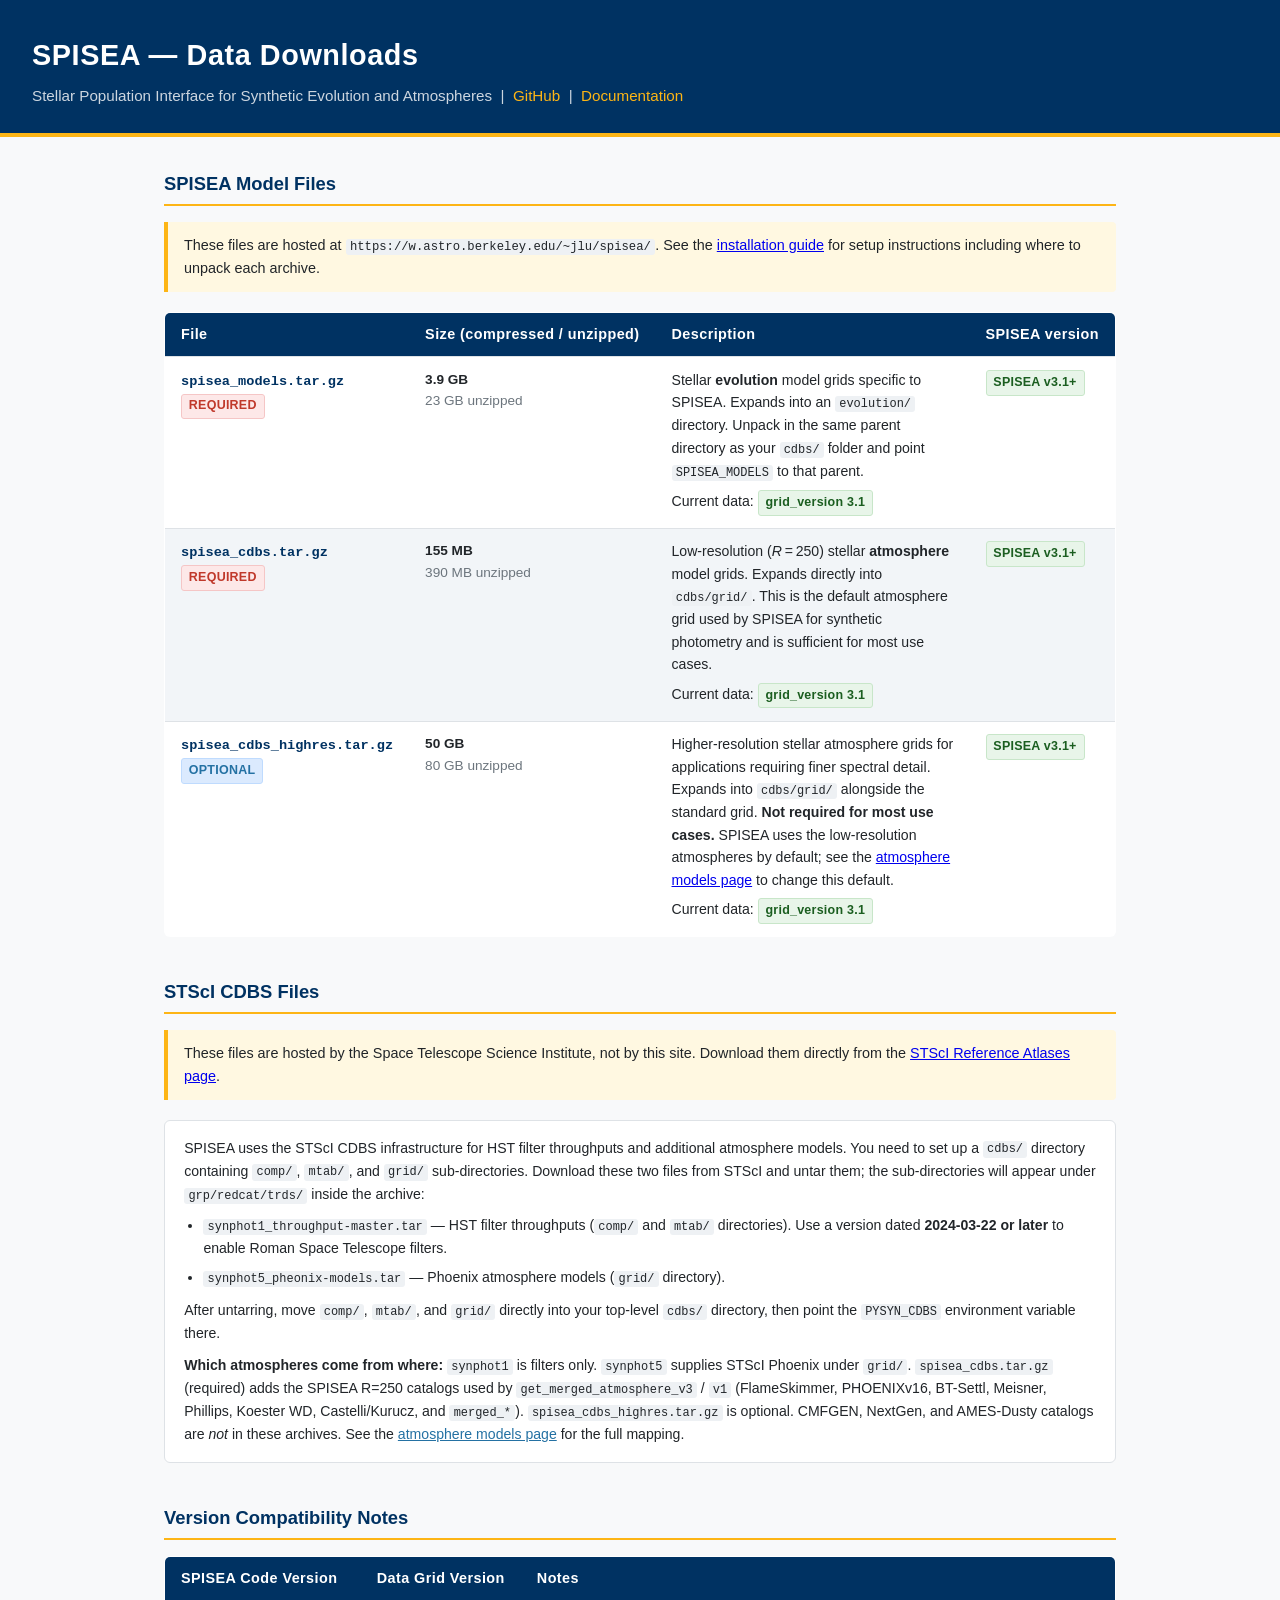
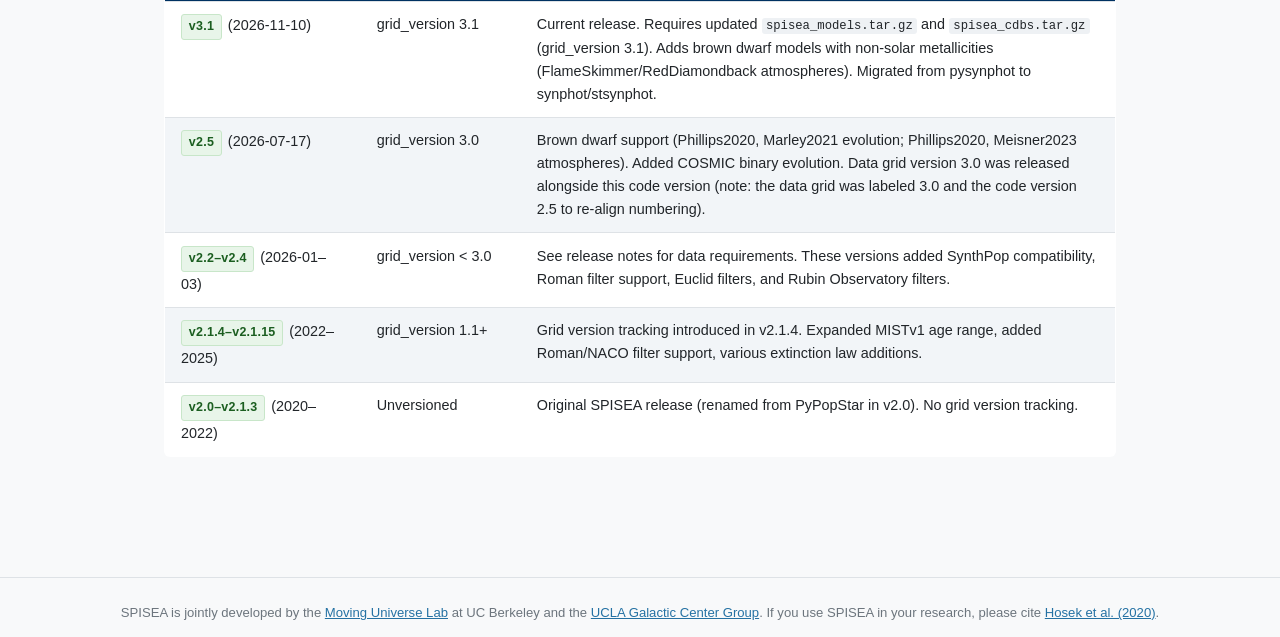
<file: docs/for_model_fileserver/index.html>
<!DOCTYPE html>
<html lang="en">
<head>
  <meta charset="UTF-8">
  <meta name="viewport" content="width=device-width, initial-scale=1.0">
  <title>SPISEA Data Downloads</title>
  <style>
    :root {
      --brand:    #003262; /* Berkeley Blue */
      --accent:   #FDB515; /* California Gold */
      --bg:       #f8f9fa;
      --surface:  #ffffff;
      --border:   #dee2e6;
      --text:     #212529;
      --muted:    #6c757d;
      --required: #c0392b;
      --optional: #2471a3;
    }

    * { box-sizing: border-box; margin: 0; padding: 0; }

    body {
      font-family: -apple-system, BlinkMacSystemFont, "Segoe UI", Roboto, Helvetica, Arial, sans-serif;
      background: var(--bg);
      color: var(--text);
      line-height: 1.6;
    }

    header {
      background: var(--brand);
      color: #fff;
      padding: 2rem 2rem 1.5rem;
      border-bottom: 4px solid var(--accent);
    }

    header h1 {
      font-size: 1.8rem;
      font-weight: 700;
      letter-spacing: .02em;
    }

    header p {
      margin-top: .4rem;
      color: rgba(255,255,255,.8);
      font-size: .95rem;
    }

    header a { color: var(--accent); text-decoration: none; }
    header a:hover { text-decoration: underline; }

    main {
      max-width: 1000px;
      margin: 2rem auto;
      padding: 0 1.5rem 3rem;
    }

    section { margin-bottom: 2.5rem; }

    section h2 {
      font-size: 1.15rem;
      font-weight: 700;
      color: var(--brand);
      border-bottom: 2px solid var(--accent);
      padding-bottom: .35rem;
      margin-bottom: 1rem;
    }

    .note {
      background: #fff8e1;
      border-left: 4px solid var(--accent);
      padding: .75rem 1rem;
      border-radius: 0 4px 4px 0;
      font-size: .9rem;
      margin-bottom: 1.2rem;
    }

    table {
      width: 100%;
      border-collapse: collapse;
      background: var(--surface);
      border: 1px solid var(--border);
      border-radius: 6px;
      overflow: hidden;
      font-size: .9rem;
    }

    thead {
      background: var(--brand);
      color: #fff;
    }

    thead th {
      padding: .65rem 1rem;
      text-align: left;
      font-weight: 600;
      letter-spacing: .03em;
      white-space: nowrap;
    }

    tbody tr:nth-child(even) { background: #f2f5f8; }
    tbody tr:hover { background: #e8edf3; }

    tbody td {
      padding: .7rem 1rem;
      vertical-align: top;
      border-top: 1px solid var(--border);
    }

    .file-link {
      font-family: "SF Mono", "Fira Code", "Fira Mono", Menlo, Consolas, monospace;
      font-size: .85rem;
      color: var(--brand);
      text-decoration: none;
      font-weight: 600;
    }
    .file-link:hover { text-decoration: underline; color: #0a4f9f; }

    .size {
      white-space: nowrap;
      color: var(--muted);
      font-size: .85rem;
    }
    .size .compressed { font-weight: 600; color: var(--text); }

    .badge {
      display: inline-block;
      padding: .15em .55em;
      border-radius: 3px;
      font-size: .78rem;
      font-weight: 700;
      letter-spacing: .02em;
      margin: .1em .15em .1em 0;
      white-space: nowrap;
    }
    .badge-req  { background: #fde8e8; color: var(--required); border: 1px solid #f5c6c6; }
    .badge-opt  { background: #dbeafe; color: var(--optional); border: 1px solid #bfdbfe; }
    .badge-ver  { background: #e8f5e9; color: #1b5e20;         border: 1px solid #c8e6c9; }

    .desc-text { font-size: .88rem; }
    .desc-text p { margin-top: .35rem; }

    .compat-cell { min-width: 140px; }

    .external-link {
      font-size: .88rem;
      color: var(--muted);
    }
    .external-link a { color: var(--optional); }

    .cdbs-note {
      background: var(--surface);
      border: 1px solid var(--border);
      border-radius: 6px;
      padding: 1rem 1.2rem;
      font-size: .88rem;
    }
    .cdbs-note ul { margin: .5rem 0 0 1.2rem; }
    .cdbs-note li { margin-bottom: .4rem; }
    .cdbs-note a { color: var(--optional); }

    code {
      font-family: "SF Mono", "Fira Code", Menlo, Consolas, monospace;
      font-size: .85em;
      background: #eef1f4;
      padding: .1em .35em;
      border-radius: 3px;
    }

    footer {
      text-align: center;
      font-size: .82rem;
      color: var(--muted);
      padding: 1.5rem;
      border-top: 1px solid var(--border);
      margin-top: 2rem;
    }
    footer a { color: var(--optional); }
  </style>
</head>
<body>

<header>
  <h1>SPISEA &mdash; Data Downloads</h1>
  <p>Stellar Population Interface for Synthetic Evolution and Atmospheres &nbsp;|&nbsp;
     <a href="https://github.com/MovingUniverseLab/spisea">GitHub</a> &nbsp;|&nbsp;
     <a href="https://spisea.readthedocs.io">Documentation</a>
  </p>
</header>

<main>

  <section>
    <h2>SPISEA Model Files</h2>
    <div class="note">
      These files are hosted at <code>https://w.astro.berkeley.edu/~jlu/spisea/</code>.
      See the <a href="https://spisea.readthedocs.io/en/latest/getting_started.html">installation guide</a>
      for setup instructions including where to unpack each archive.
    </div>

    <table>
      <thead>
        <tr>
          <th>File</th>
          <th>Size (compressed&nbsp;/&nbsp;unzipped)</th>
          <th>Description</th>
          <th>SPISEA version</th>
        </tr>
      </thead>
      <tbody>

        <tr>
          <td>
            <a class="file-link" href="https://w.astro.berkeley.edu/~jlu/spisea/spisea_models.tar.gz">
              spisea_models.tar.gz
            </a><br>
            <span class="badge badge-req">REQUIRED</span>
          </td>
          <td class="size">
            <span class="compressed">3.9 GB</span><br>23 GB unzipped
          </td>
          <td class="desc-text">
            Stellar <strong>evolution</strong> model grids specific to SPISEA. Expands into an
            <code>evolution/</code> directory. Unpack in the same parent directory as your
            <code>cdbs/</code> folder and point <code>SPISEA_MODELS</code> to that parent.
            <p>Current data: <span class="badge badge-ver">grid_version 3.1</span></p>
          </td>
          <td class="compat-cell">
            <span class="badge badge-ver">SPISEA v3.1+</span>
          </td>
        </tr>

        <tr>
          <td>
            <a class="file-link" href="https://w.astro.berkeley.edu/~jlu/spisea/spisea_cdbs.tar.gz">
              spisea_cdbs.tar.gz
            </a><br>
            <span class="badge badge-req">REQUIRED</span>
          </td>
          <td class="size">
            <span class="compressed">155 MB</span><br>390 MB unzipped
          </td>
          <td class="desc-text">
            Low-resolution (<em>R</em>&thinsp;=&thinsp;250) stellar <strong>atmosphere</strong> model grids.
            Expands directly into <code>cdbs/grid/</code>. This is the default atmosphere grid used
            by SPISEA for synthetic photometry and is sufficient for most use cases.
            <p>Current data: <span class="badge badge-ver">grid_version 3.1</span></p>
          </td>
          <td class="compat-cell">
            <span class="badge badge-ver">SPISEA v3.1+</span>
          </td>
        </tr>

        <tr>
          <td>
            <a class="file-link" href="https://w.astro.berkeley.edu/~jlu/spisea/spisea_cdbs_highres.tar.gz">
              spisea_cdbs_highres.tar.gz
            </a><br>
            <span class="badge badge-opt">OPTIONAL</span>
          </td>
          <td class="size">
            <span class="compressed">50 GB</span><br>80 GB unzipped
          </td>
          <td class="desc-text">
            Higher-resolution stellar atmosphere grids for applications requiring finer spectral detail.
            Expands into <code>cdbs/grid/</code> alongside the standard grid.
            <strong>Not required for most use cases.</strong> SPISEA uses the low-resolution
            atmospheres by default; see the
            <a href="https://spisea.readthedocs.io/en/latest/atmo_models.html">atmosphere models page</a>
            to change this default.
            <p>Current data: <span class="badge badge-ver">grid_version 3.1</span></p>
          </td>
          <td class="compat-cell">
            <span class="badge badge-ver">SPISEA v3.1+</span>
          </td>
        </tr>

      </tbody>
    </table>
  </section>

  <section>
    <h2>STScI CDBS Files</h2>
    <p class="note">
      These files are hosted by the Space Telescope Science Institute, not by this site.
      Download them directly from the
      <a href="https://archive.stsci.edu/hlsp/reference-atlases">STScI Reference Atlases page</a>.
    </p>

    <div class="cdbs-note">
      <p>SPISEA uses the STScI CDBS infrastructure for HST filter throughputs and additional atmosphere models.
      You need to set up a <code>cdbs/</code> directory containing <code>comp/</code>,
      <code>mtab/</code>, and <code>grid/</code> sub-directories. Download these two files from STScI
      and untar them; the sub-directories will appear under <code>grp/redcat/trds/</code> inside the archive:</p>
      <ul>
        <li>
          <code>synphot1_throughput-master.tar</code> &mdash;
          HST filter throughputs (<code>comp/</code> and <code>mtab/</code> directories).
          Use a version dated <strong>2024-03-22 or later</strong> to enable Roman Space Telescope filters.
        </li>
        <li>
          <code>synphot5_pheonix-models.tar</code> &mdash;
          Phoenix atmosphere models (<code>grid/</code> directory).
        </li>
      </ul>
      <p style="margin-top:.6rem">
        After untarring, move <code>comp/</code>, <code>mtab/</code>, and <code>grid/</code> directly
        into your top-level <code>cdbs/</code> directory, then point the <code>PYSYN_CDBS</code>
        environment variable there.
      </p>
      <p style="margin-top:.6rem">
        <strong>Which atmospheres come from where:</strong>
        <code>synphot1</code> is filters only.
        <code>synphot5</code> supplies STScI Phoenix under <code>grid/</code>.
        <code>spisea_cdbs.tar.gz</code> (required) adds the SPISEA R=250 catalogs used by
        <code>get_merged_atmosphere_v3</code> / <code>v1</code> (FlameSkimmer, PHOENIXv16,
        BT-Settl, Meisner, Phillips, Koester WD, Castelli/Kurucz, and <code>merged_*</code>).
        <code>spisea_cdbs_highres.tar.gz</code> is optional.
        CMFGEN, NextGen, and AMES-Dusty catalogs are <em>not</em> in these archives.
        See the
        <a href="https://spisea.readthedocs.io/en/dev/atmo_models.html">atmosphere models page</a>
        for the full mapping.
      </p>
    </div>
  </section>

  <section>
    <h2>Version Compatibility Notes</h2>
    <table>
      <thead>
        <tr>
          <th>SPISEA Code Version</th>
          <th>Data Grid Version</th>
          <th>Notes</th>
        </tr>
      </thead>
      <tbody>
        <tr>
          <td><span class="badge badge-ver">v3.1</span> (2026-11-10)</td>
          <td>grid_version 3.1</td>
          <td>Current release. Requires updated <code>spisea_models.tar.gz</code> and
              <code>spisea_cdbs.tar.gz</code> (grid_version 3.1). Adds brown dwarf models
              with non-solar metallicities (FlameSkimmer/RedDiamondback atmospheres).
              Migrated from pysynphot to synphot/stsynphot.</td>
        </tr>
        <tr>
          <td><span class="badge badge-ver">v2.5</span> (2026-07-17)</td>
          <td>grid_version 3.0</td>
          <td>Brown dwarf support (Phillips2020, Marley2021 evolution; Phillips2020, Meisner2023
              atmospheres). Added COSMIC binary evolution. Data grid version 3.0 was released
              alongside this code version (note: the data grid was labeled 3.0 and the code version
              2.5 to re-align numbering).</td>
        </tr>
        <tr>
          <td><span class="badge badge-ver">v2.2&ndash;v2.4</span> (2026-01&ndash;03)</td>
          <td>grid_version &lt; 3.0</td>
          <td>See release notes for data requirements. These versions added SynthPop
              compatibility, Roman filter support, Euclid filters, and Rubin Observatory
              filters.</td>
        </tr>
        <tr>
          <td><span class="badge badge-ver">v2.1.4&ndash;v2.1.15</span> (2022&ndash;2025)</td>
          <td>grid_version 1.1+</td>
          <td>Grid version tracking introduced in v2.1.4. Expanded MISTv1 age range, added
              Roman/NACO filter support, various extinction law additions.</td>
        </tr>
        <tr>
          <td><span class="badge badge-ver">v2.0&ndash;v2.1.3</span> (2020&ndash;2022)</td>
          <td>Unversioned</td>
          <td>Original SPISEA release (renamed from PyPopStar in v2.0). No grid version
              tracking.</td>
        </tr>
      </tbody>
    </table>
  </section>

</main>

<footer>
  SPISEA is jointly developed by the
  <a href="https://jluastro.atlassian.net/wiki/spaces/MULab/overview">Moving Universe Lab</a>
  at UC&nbsp;Berkeley and the
  <a href="https://galacticcenter.astro.ucla.edu/">UCLA Galactic Center Group</a>.
  If you use SPISEA in your research, please cite
  <a href="https://ui.adsabs.harvard.edu/abs/2020arXiv200606691H/abstract">Hosek et al. (2020)</a>.
</footer>

</body>
</html>
</file>
